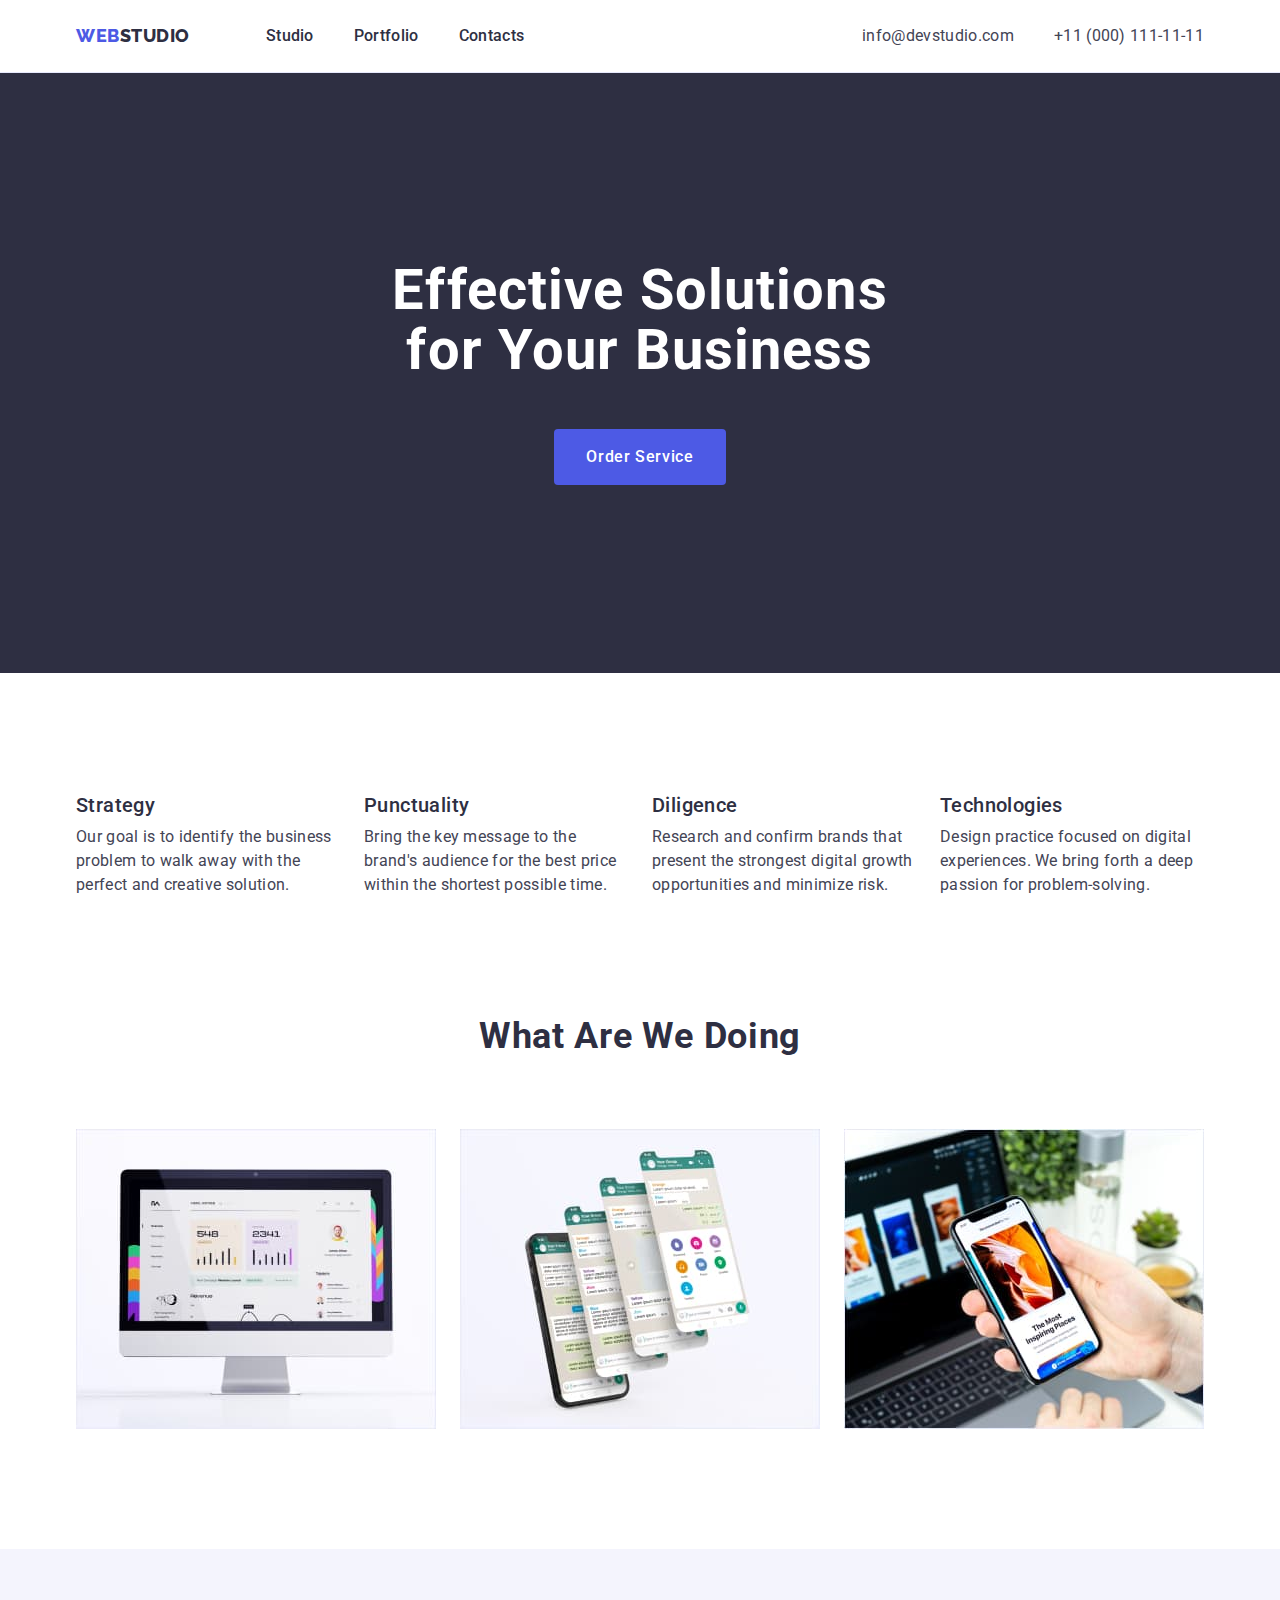
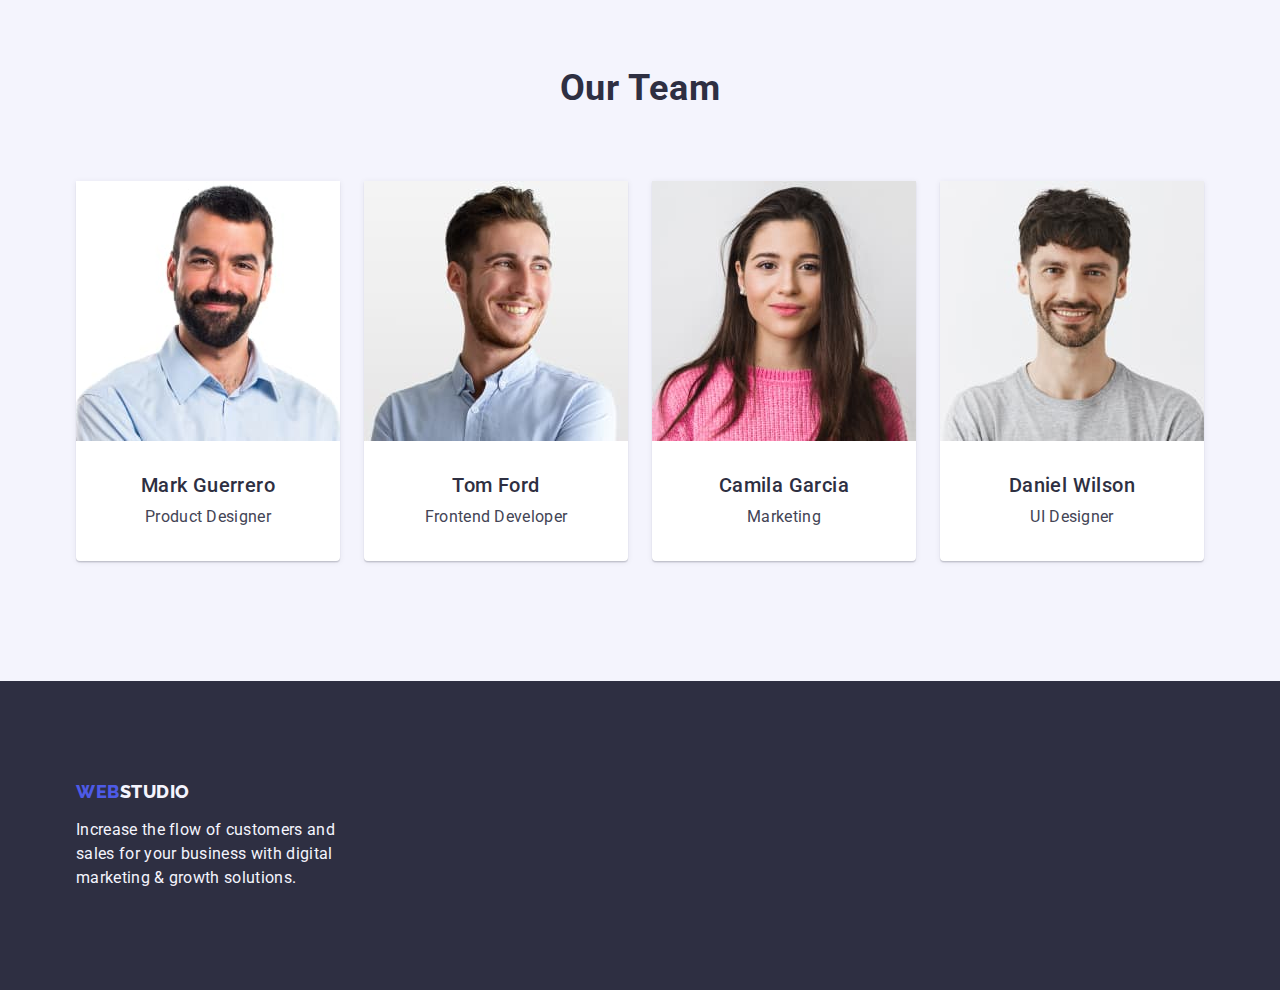
<file: index.html>
<!DOCTYPE html>
<html lang="en">
  <head>
    <meta charset="UTF-8" />
    <meta http-equiv="X-UA-Compatible" content="IE=edge" />
    <meta name="viewport" content="width=device-width, initial-scale=1.0" />
    <title>Webstudio</title>
    <!-- Fonts -->
    <link rel="preconnect" href="https://fonts.googleapis.com" />
    <link rel="preconnect" href="https://fonts.gstatic.com" crossorigin />
    <link
      href="https://fonts.googleapis.com/css2?family=Raleway:wght@700;800&family=Roboto:wght@400;500;700&display=swap"
      rel="stylesheet"
    />
    <!-- Normalize -->
    <link
      rel="stylesheet"
      href="https://cdn.jsdelivr.net/npm/modern-normalize@2.0.0/modern-normalize.min.css"
    />
    <!-- custom styles -->
    <link rel="stylesheet" href="./css/styles.css" />
  </head>

  <body class="page">
    <!-- header block -->
    <header class="header">
      <div class="header-container container">
        <nav class="header-nav">
          <a class="header-logo link" href="./index.html"
            >Web<span class="header-logo-text">Studio</span></a
          >
          <ul class="header-list list">
            <li class="header-item">
              <a class="header-link-active link" href="./index.html">Studio</a>
            </li>
            <li class="header-item">
              <a class="header-link-active link" href="./portfolio.html"
                >Portfolio</a
              >
            </li>
            <li class="header-item">
              <a class="header-link-active link" href="">Contacts</a>
            </li>
          </ul>
        </nav>
        <address class="address">
          <ul class="address-list list">
            <li class="address-item">
              <a class="address-contact link" href="mailto:info@devstudio.com"
                >info@devstudio.com</a
              >
            </li>
            <li class="address-item">
              <a class="address-contact link" href="tel:+110001111111"
                >+11 (000) 111-11-11</a
              >
            </li>
          </ul>
        </address>
      </div>
    </header>

    <!-- main block -->
    <main class="main">
      <!-- hero section -->
      <section class="hero">
        <div class="container">
          <h1 class="hero-title">Effective Solutions for Your Business</h1>
          <button class="hero-button" type="button">Order Service</button>
        </div>
      </section>

      <!-- features section -->
      <section class="features">
        <div class="container">
          <h2 class="visually-hidden">Features</h2>
          <ul class="features-list list">
            <li class="features-item">
              <h3 class="features-title">Strategy</h3>
              <p class="features-text">
                Our goal is to identify the business problem to walk away with
                the perfect and creative solution.
              </p>
            </li>
            <li class="features-item">
              <h3 class="features-title">Punctuality</h3>
              <p class="features-text">
                Bring the key message to the brand's audience for the best price
                within the shortest possible time.
              </p>
            </li>
            <li class="features-item">
              <h3 class="features-title">Diligence</h3>
              <p class="features-text">
                Research and confirm brands that present the strongest digital
                growth opportunities and minimize risk.
              </p>
            </li>
            <li class="features-item">
              <h3 class="features-title">Technologies</h3>
              <p class="features-text">
                Design practice focused on digital experiences. We bring forth a
                deep passion for problem-solving.
              </p>
            </li>
          </ul>
        </div>
      </section>

      <!-- what we are doing section -->
      <section class="doing">
        <div class="container">
          <h2 class="title-doing">What are we doing</h2>
          <ul class="list-doing list">
            <li class="item-doing">
              <img
                class="img-doing"
                src="./images/section-3/wwad-1.jpg"
                alt="computer"
                width="360"
                height="300"
              />
            </li>
            <li class="item-doing">
              <img
                class="img-doing"
                src="./images/section-3/wwad-2.jpg"
                alt="smartphone"
                width="360"
                height="300"
              />
            </li>
            <li class="item-doing">
              <img
                class="img-doing"
                src="./images/section-3/wwad-3.jpg"
                alt="smartphone in hand"
                width="360"
                height="300"
              />
            </li>
          </ul>
        </div>
      </section>

      <!-- team section -->
      <section class="team">
        <div class="container">
          <h2 class="title-team">Our Team</h2>
          <ul class="list-team list">
            <li class="item-team">
              <img
                class="img-team"
                src="./images/section-4/team1.jpg"
                alt="smiling man"
                width="264"
                height="260"
              />
              <div class="subtitle">
                <h3 class="name-team">Mark Guerrero</h3>
                <p class="position-team">Product Designer</p>
              </div>
            </li>
            <li class="item-team">
              <img
                class="img-team"
                src="./images/section-4/team2.jpg"
                alt="smiling man 2"
                width="264"
                height="260"
              />
              <div class="subtitle">
                <h3 class="name-team">Tom Ford</h3>
                <p class="position-team">Frontend Developer</p>
              </div>
            </li>
            <li class="item-team">
              <img
                class="img-team"
                src="./images/section-4/team3.jpg"
                alt="young woman"
                width="264"
                height="260"
              />
              <div class="subtitle">
                <h3 class="name-team">Camila Garcia</h3>
                <p class="position-team">Marketing</p>
              </div>
            </li>
            <li class="item-team">
              <img
                class="img-team"
                src="./images/section-4/team4.jpg"
                alt="smiling man 3"
                width="264"
                height="260"
              />
              <div class="subtitle">
                <h3 class="name-team">Daniel Wilson</h3>
                <p class="position-team">UI Designer</p>
              </div>
            </li>
          </ul>
        </div>
      </section>
    </main>

    <!-- footer block -->
    <footer class="footer">
      <div class="container">
        <a class="logo-footer link" href="./index.html"
          >Web<span class="logo-footer-text">Studio</span>
        </a>
        <p class="clogan-footer">
          Increase the flow of customers and sales for your business with
          digital marketing & growth solutions.
        </p>
      </div>
    </footer>
  </body>
</html>
</file>
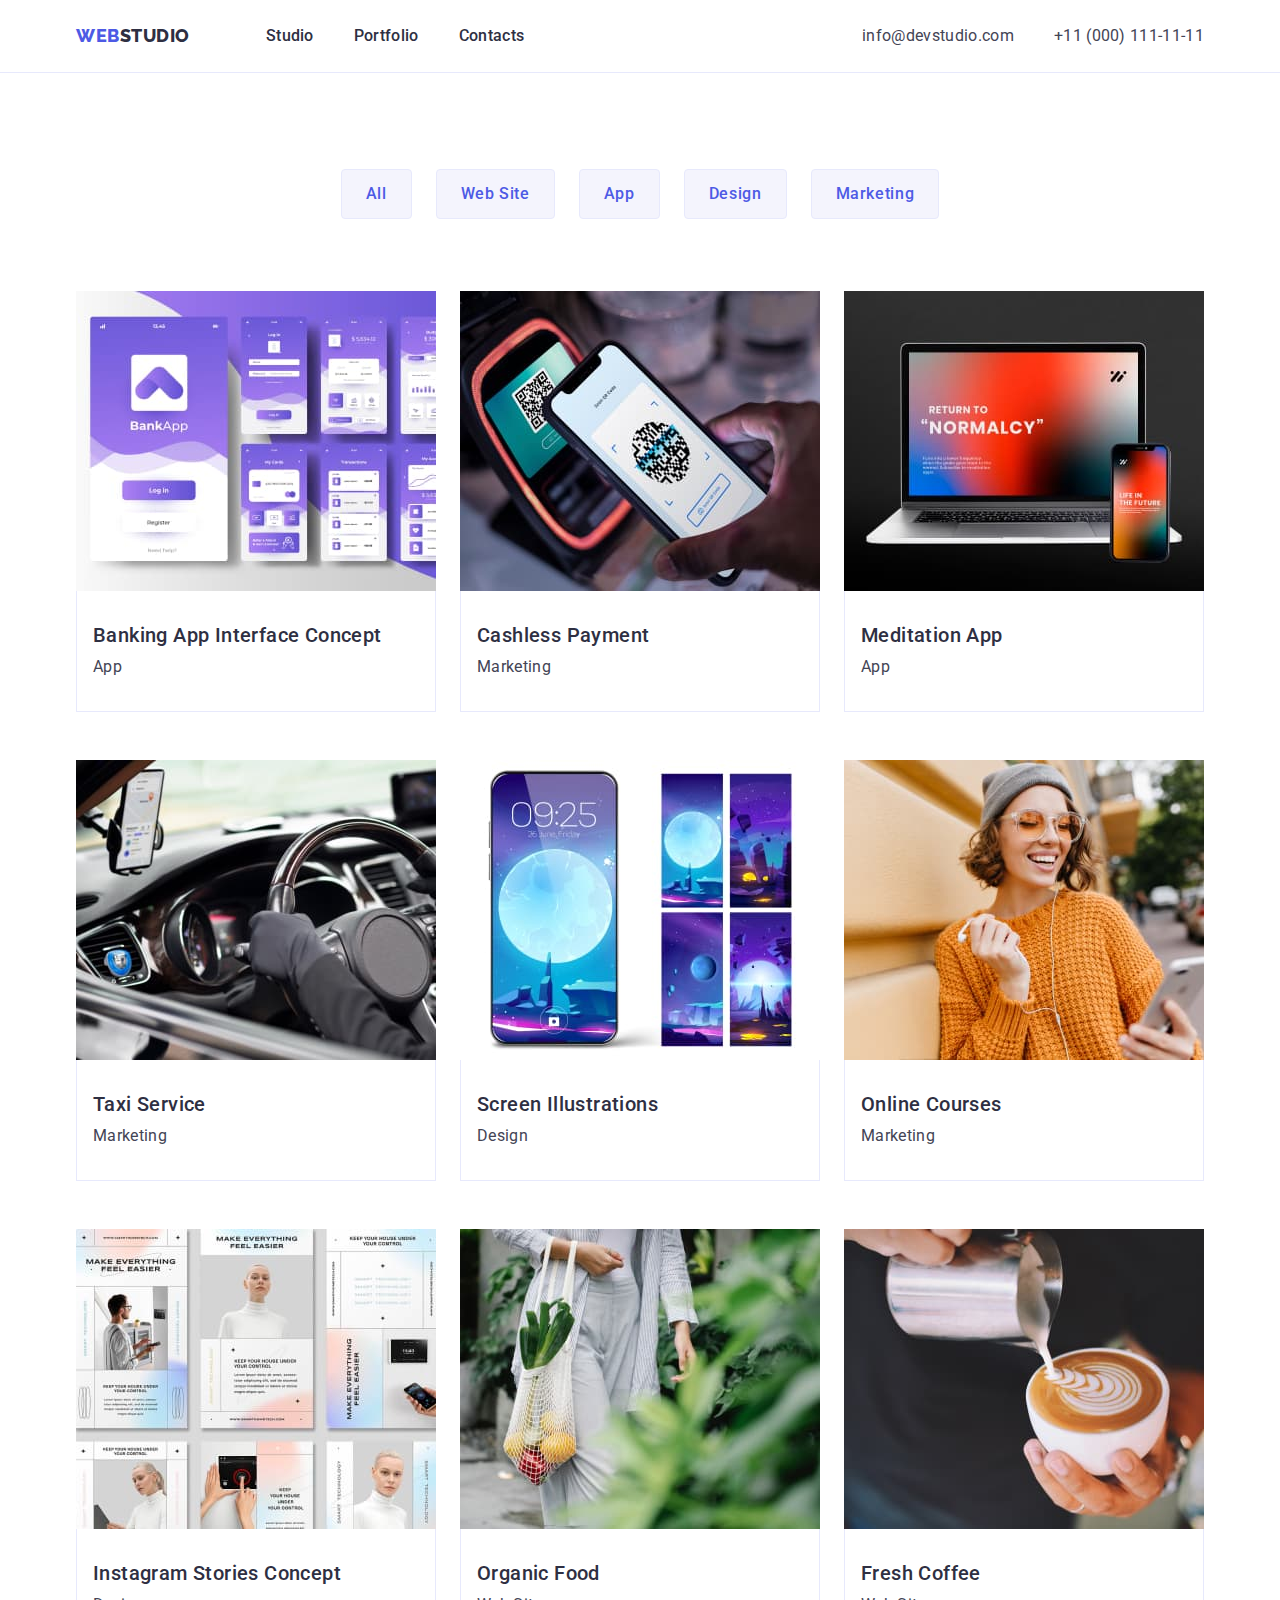
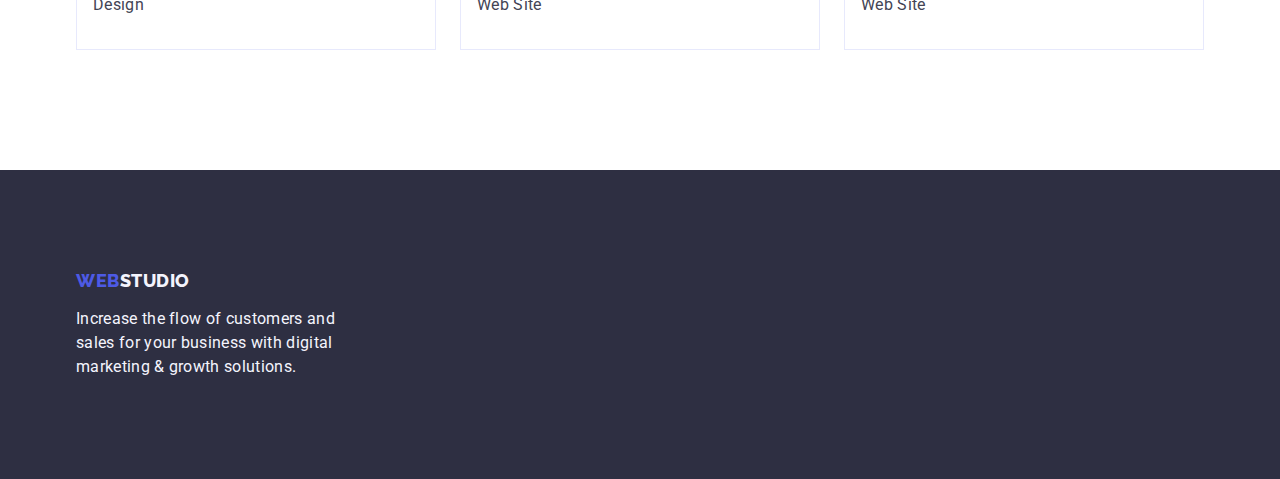
<file: portfolio.html>
<!DOCTYPE html>
<html lang="en">
  <head>
    <meta charset="UTF-8" />
    <meta name="viewport" content="width=device-width, initial-scale=1.0" />
    <title>Portfolio</title>
    <!-- Fonts -->
    <link rel="preconnect" href="https://fonts.googleapis.com" />
    <link rel="preconnect" href="https://fonts.gstatic.com" crossorigin />
    <link
      href="https://fonts.googleapis.com/css2?family=Raleway:wght@700;800&family=Roboto:wght@400;500;700&display=swap"
      rel="stylesheet"
    />
    <!-- Normalize -->
    <link
      rel="stylesheet"
      href="https://cdn.jsdelivr.net/npm/modern-normalize@2.0.0/modern-normalize.min.css"
    />
    <!-- custom styles -->
    <link rel="stylesheet" href="./css/styles.css" />
  </head>

  <body class="page">
    <!-- header block -->
    <header class="header">
      <div class=" header-container container">
        <nav class="header-nav">
          <a class="header-logo link" href="./index.html"
            >Web<span class="header-logo-text">Studio</span></a
          >
          <ul class="header-list list">
            <li class="header-item">
              <a class="header-link-active link" href="./index.html">Studio</a>
            </li>
            <li class="header-item">
              <a class="header-link-active link" href="./portfolio.html">Portfolio</a>
            </li>
            <li class="header-item">
              <a class="header-link-active link" href="">Contacts</a>
            </li>
          </ul>
        </nav>
        <address class="address">
          <ul class="address-list list">
            <li class="address-item">
              <a class="address-contact link" href="mailto:info@devstudio.com"
                >info@devstudio.com</a
              >
            </li>
            <li class="address-item">
              <a class="address-contact link" href="tel:+110001111111"
                >+11 (000) 111-11-11</a
              >
            </li>
          </ul>
        </address>
      </div>
    </header>

    <!-- main block -->
    <main class="main">
      <!-- Секція -->
      <section class="filter">
        <div class="container">
          <h1 class="visually-hidden">picture filter</h1>
          <ul class="list-filter list">
            <li class="item-filter">
              <button class="button-filter" type="button">All</button>
            </li>
            <li class="item-filter">
              <button class="button-filter" type="button">Web Site</button>
            </li>
            <li class="item-filter">
              <button class="button-filter" type="button">App</button>
            </li>
            <li class="item-filter">
              <button class="button-filter" type="button">Design</button>
            </li>
            <li class="item-filter">
              <button class="button-filter" type="button">Marketing</button>
            </li>
          </ul>
          <ul class="img list">
            <li class="item-img">
              <a class="link-img link" href="">
                <img
                  class="picture-img"
                  src="./images/portfolio/banking.jpg"
                  alt="Banking Application"
                  width="360"
                  height="300"
                />
                <div class="desc">
                  <h2 class="title-img">Banking App Interface Concept</h2>
                  <p class="text-img">App</p>
                </div>
              </a>
            </li>
            <li class="item-img">
              <a class="link-img link" href="">
                <img
                  class="picture-img"
                  src="./images/portfolio/cashlesspayment.jpg"
                  alt="Cashless Payment"
                  width="360"
                  height="300"
                />
                <div class="desc">
                  <h2 class="title-img">Cashless Payment</h2>
                  <p class="text-img">Marketing</p>
                </div>
              </a>
            </li>
            <li class="item-img">
              <a class="link-img link" href="">
                <img
                  class="picture-img"
                  src="./images/portfolio/mtditation.jpg"
                  alt="Application for meditation"
                  width="360"
                  height="300"
                />
                <div class="desc">
                  <h2 class="title-img">Meditation App</h2>
                  <p class="text-img">App</p>
                </div>
              </a>
            </li>
            <li class="item-img">
              <a class="link-img link" href="">
                <img
                  class="picture-img"
                  src="./images/portfolio/taxi.jpg"
                  alt="taxi"
                  width="360"
                  height="300"
                />
                <div class="desc">
                  <h2 class="title-img">Taxi Service</h2>
                  <p class="text-img">Marketing</p>
                </div>
              </a>
            </li>
            <li class="item-img">
              <a class="link-img link" href="">
                <img
                  class="picture-img"
                  src="./images/portfolio/screen.jpg"
                  alt="smartphone"
                  width="360"
                  height="300"
                />
                <div class="desc">
                  <h2 class="title-img">Screen Illustrations</h2>
                  <p class="text-img">Design</p>
                </div>
              </a>
            </li>
            <li class="item-img">
              <a class="link-img link" href="">
                <img
                  class="picture-img"
                  src="./images/portfolio/online.jpg"
                  alt="girl with headphones"
                  width="360"
                  height="300"
                />
                <div class="desc">
                  <h2 class="title-img">Online Courses</h2>
                  <p class="text-img">Marketing</p>
                </div>
              </a>
            </li>
            <li class="item-img">
              <a class="link-img link" href="">
                <img
                  class="picture-img"
                  src="./images/portfolio/instagram.jpg"
                  alt="image of a home control application"
                  width="360"
                  height="300"
                />
                <div class="desc">
                  <h2 class="title-img">Instagram Stories Concept</h2>
                  <p class="text-img">Design</p>
                </div>
              </a>
            </li>
            <li class="item-img">
              <a class="link-img link" href="">
              <img
                class="picture-img"
                src="./images/portfolio/organic.jpg"
                alt="woman with fruit"
                width="360"
                height="300"
              />
              <div class="desc">
                <h2 class="title-img">Organic Food</h2>
                <p class="text-img">Web Site</p>
              </div>
            </a>
            </li>
            <li class="item-img">
              <a class="link-img link" href="">
              <img
                class="picture-img"
                src="./images/portfolio/cofee.jpg"
                alt="Cup of coffee"
                width="360"
                height="300"
              />
              <div class="desc">
                <h2 class="title-img">Fresh Coffee</h2>
                <p class="text-img">Web Site</p>
              </div>
            </a>
            </li>
          </ul>
        </div>
      </section>
    </main>

    <!-- footer block -->
    <footer class="footer">
      <div class="container">
        <a class="logo-footer link" href="./index.html"
          >Web<span class="logo-footer-text">Studio</span>
        </a>
        <p class="clogan-footer">
          Increase the flow of customers and sales for your business with digital
          marketing & growth solutions.
        </p>
      </div>
    </footer>
  </body>
</html>
</file>
<file: css/styles.css>
/* змінні */
:root {
    --primary-white-color:  #FFFFFF;
    --secondary-white-color: #F4F4FD;
    --primary-text-color: #434455;
    --secondary-bgc: #F4F4FD;
    --primary-accent-color: #4D5AE5;
    --hover-color: #404BBF;
    --secondary-black-color: #2E2F42;
    
    --primary-font: "Roboto", sans-serif;
    --secondary-font: 'Raleway', sans-serif;
}

/* common styles */
body {
    background-color: var(--primary-white-color);
    color: var(--primary-text-color);
    font-family: var(--primary-font);
}
/* Reset */
h1, h2, h3, h4, h5, h6, p {
    margin: 0;
}
ol, ul {
    margin: 0;
    padding: 0;
}
img {
    display: block;
    max-width: 100%;
    height: auto;
}

.visually-hidden {
    position: absolute;
    width: 1px;
    height: 1px;
    margin: -1px;
    border: 0;
    padding: 0;
    
    white-space: nowrap;
    clip-path: inset(100%);
    clip: rect(0 0 0 0);
    overflow: hidden;
  }

.link,
.header-link,
.header-link-active
   { text-decoration: none;
}

.list {
    list-style-type: none;
}

/* Header class */
.header {
    border-bottom: 1px solid #E7E9FC;
}
.header-container {
    display: flex;
    align-items: center;
    justify-content: space-between;
}
.header-nav {
    display: flex;
    align-items: center;    
}
.header-logo {
    color: var(--primary-accent-color);
    font-family: 'Raleway', sans-serif;
font-weight: 800;
font-size: 18px;
line-height: 1.17;
letter-spacing: 0.03em;
text-transform: uppercase;
margin-right: 76px;
}
.header-logo-text {
    color: var(--secondary-black-color)
}
.header-list {
   font-weight: 500;
   font-size: 16px;
line-height: 1.5;
letter-spacing: 0.02em;

display: flex;
align-items: center;
gap: 40px;
}
.header-item {
   
}
.header-link {
    color: var(--secondary-black-color);
}
.header-link:hover, :focus, :active {
    color: var(--hover-color);
}
.header-link-active {
    color: var(--secondary-black-color);
    display: block;
    padding: 24px 0;
}
.header-link-active:hover {
    color: #404bbf;
}
.header-link-active:focus {
    color: #404bbf;
}

.address {   
font-style: normal;
font-size: 16px;
line-height: 1.5;
letter-spacing: 0.02em;
}
.address-list {
    display: flex;
align-items: center;
gap: 40px;
}
.address-item {
}
.address-contact {
    color: #434455;
}
.address-contact:hover {
    color: var(--hover-color);
}
.address-contact:focus {
    color: var(--hover-color);
}

.container {
    width: 1158px;
    margin-left: auto;
    margin-right: auto;
    padding-right: 15px;
    padding-left: 15px;

    /* outline: 2px solid red;
    outline-offset: -2px; */
}
section {
/* padding-top: 60px;
padding-bottom: 60px; */
}

/* Hero section class index */
.hero {
    background-color: var(--secondary-black-color);
    color: var(--primary-white-color);
    padding-top: 188px;
    padding-right: 0;
    padding-bottom: 188px;
    padding-left: 0;
    }
.hero-title {   
font-weight: 700;
font-size: 56px;
line-height: 1.07;
text-align: center;
letter-spacing: 0.02em;

max-width: 496px;
margin: 0 auto;
}
.hero-button {
    background-color: var(--primary-accent-color);
    color: var(--primary-white-color);
    cursor: pointer;
    font-weight: 500;
font-size: 16px;
line-height: 1.5;
letter-spacing: 0.04em;

display: block;
height: 56px;
min-width: 169px;
padding: 16px 32px 16px 32px;
margin: 48px auto 0 auto;
border: none;
border-radius: 4px;
}
.hero-button:hover, .hero-button:focus {
    background-color: var(--hover-color);
    color: var(--primary-white-color);
}

/* features section class index */
.features {
    /* margin-right: 156px;
    margin-left: 156px; */
    padding-top: 120px;
    padding-right: 0;
    padding-left: 0;
    padding-bottom: 120px;
    /* background-color: lightgreen; */
   }
.features-list {
    display: flex;
    align-items: center;
    gap: 24px;
}
.features-item {
    width: calc((100% - 72px) / 4);

}
.features-title {
    color:  var(--secondary-black-color);
    font-weight: 500;
    font-size: 20px;
    line-height: 1.2;
    letter-spacing: 0.02em;
    margin-bottom: 8px;
    }
.features-text {
     font-size: 16px;
line-height: 1.5;
letter-spacing: 0.02em;
}

/* what we are doing section class index */
.doing {
       padding-bottom: 120px;
    /* background-color: lightpink; */
}
.title-doing {
    color:  var(--secondary-black-color);
    font-weight: 700;
font-size: 36px;
line-height: 1.11;
text-align: center;
letter-spacing: 0.02em;
text-transform: capitalize;
margin-bottom: 72px;
   }
.list-doing {
    display: flex;
    align-items: center;
    gap: 24px;
    
}
.item-doing {
    width: calc((100% - 48px) / 3);
}

.img-doing {
    
}

/* team section class index */
.team {
    background-color: var(--secondary-bgc);
    /* padding-top: 120px; */
    padding: 120px 0;
    }
.title-team {
    color: var(--secondary-black-color);
    font-weight: 700;
    font-size: 36px;
    line-height: 1.11;
    text-align: center;
    letter-spacing: 0.02em;
    text-transform: capitalize;
    margin-bottom: 72px;
}
.list-team {
display: flex;
align-items: center;
gap: 24px;
   }
.item-team {
    background-color: #FFFFFF;
    width: calc((100% - 72px)/4);
    border-radius: 0px 0px 4px 4px;
    box-shadow: 0px 2px 1px 0px rgba(46, 47, 66, 0.08), 0px 1px 1px 0px rgba(46, 47, 66, 0.16), 0px 1px 6px 0px rgba(46, 47, 66, 0.08);
}
.img-team {
  
}
.subtitle {
    padding-top: 32px;
    padding-right: 16px;
    padding-bottom: 32px;
    padding-left: 16px;
}
.name-team {
    color:  var(--secondary-black-color);
    font-weight: 500;
    font-size: 20px;
    line-height: 1.2;
    text-align: center;
    letter-spacing: 0.02em;
    margin-bottom: 8px;
}
.position-team {
     font-size: 16px;
line-height: 1.5;
text-align: center;
letter-spacing: 0.02em;
}

/* Секція кнопок class portfolio */
.filter {
    padding-top: 96px;
    padding-bottom: 120px;
}
.list-filter {
    display: flex;
    gap: 24px;
    justify-content: center;
    margin-bottom: 72px;
     }
.item-filter {
   
}
.button-filter {
    color: var(--primary-accent-color);
    background-color: var(--secondary-white-color);
    cursor: pointer;
    font-weight: 500;
   line-height: 1.5;
    text-align: center;
    letter-spacing: 0.04em;

    border-radius: 4px;
    border: 1px solid #E7E9FC;
    padding: 12px 24px;
}
.button-filter:hover, .button-filter:focus, .button-filter:active  {
    color: var(--primary-white-color);
    background-color: var(--hover-color);
    box-shadow: 0px 2px 2px 0px rgba(0, 0, 0, 0.12), 0px 2px 1px 0px rgba(0, 0, 0, 0.08), 0px 3px 1px 0px rgba(0, 0, 0, 0.10);
    border: 1px solid transparent;
}

/* секція картинок class portfolio */
.img {
    display: flex;
    flex-wrap: wrap;
    row-gap: 48px;
    column-gap: 24px;
}
.item-img {
}
.picture-img {
    /* margin-bottom: 32px; */
 
}
.title-img {
    color:  var(--secondary-black-color);
    font-weight: 500;
font-size: 20px;
line-height: 1.2;
letter-spacing: 0.02em;
margin-bottom: 8px;
   
}
.text-img {
    color: var(--primary-text-color);
    font-size: 16px;
line-height: 1.5;
letter-spacing: 0.02em;
}

.desc {
    padding: 32px 16px;
    border: 1px solid #e7e9fc;
    border-top: none;
}

/* footer class */
.footer {
    background-color: var(--secondary-black-color);
    padding-top: 100px;
    padding-bottom: 100px;
    }
.logo-footer {
        color: var(--primary-accent-color);
    font-family: var(--secondary-font);
font-weight: 800;
font-size: 18px;
line-height: 1.17;
letter-spacing: 0.03em;
text-transform: uppercase;

display: inline-block;
margin-bottom: 16px;
}

.logo-footer-text {
    color: var(--secondary-white-color);
}

.clogan-footer {
    color: var(--secondary-white-color);
    font-size: 16px;
line-height: 1.5;
letter-spacing: 0.02em;
max-width: 264px;
}
</file>
